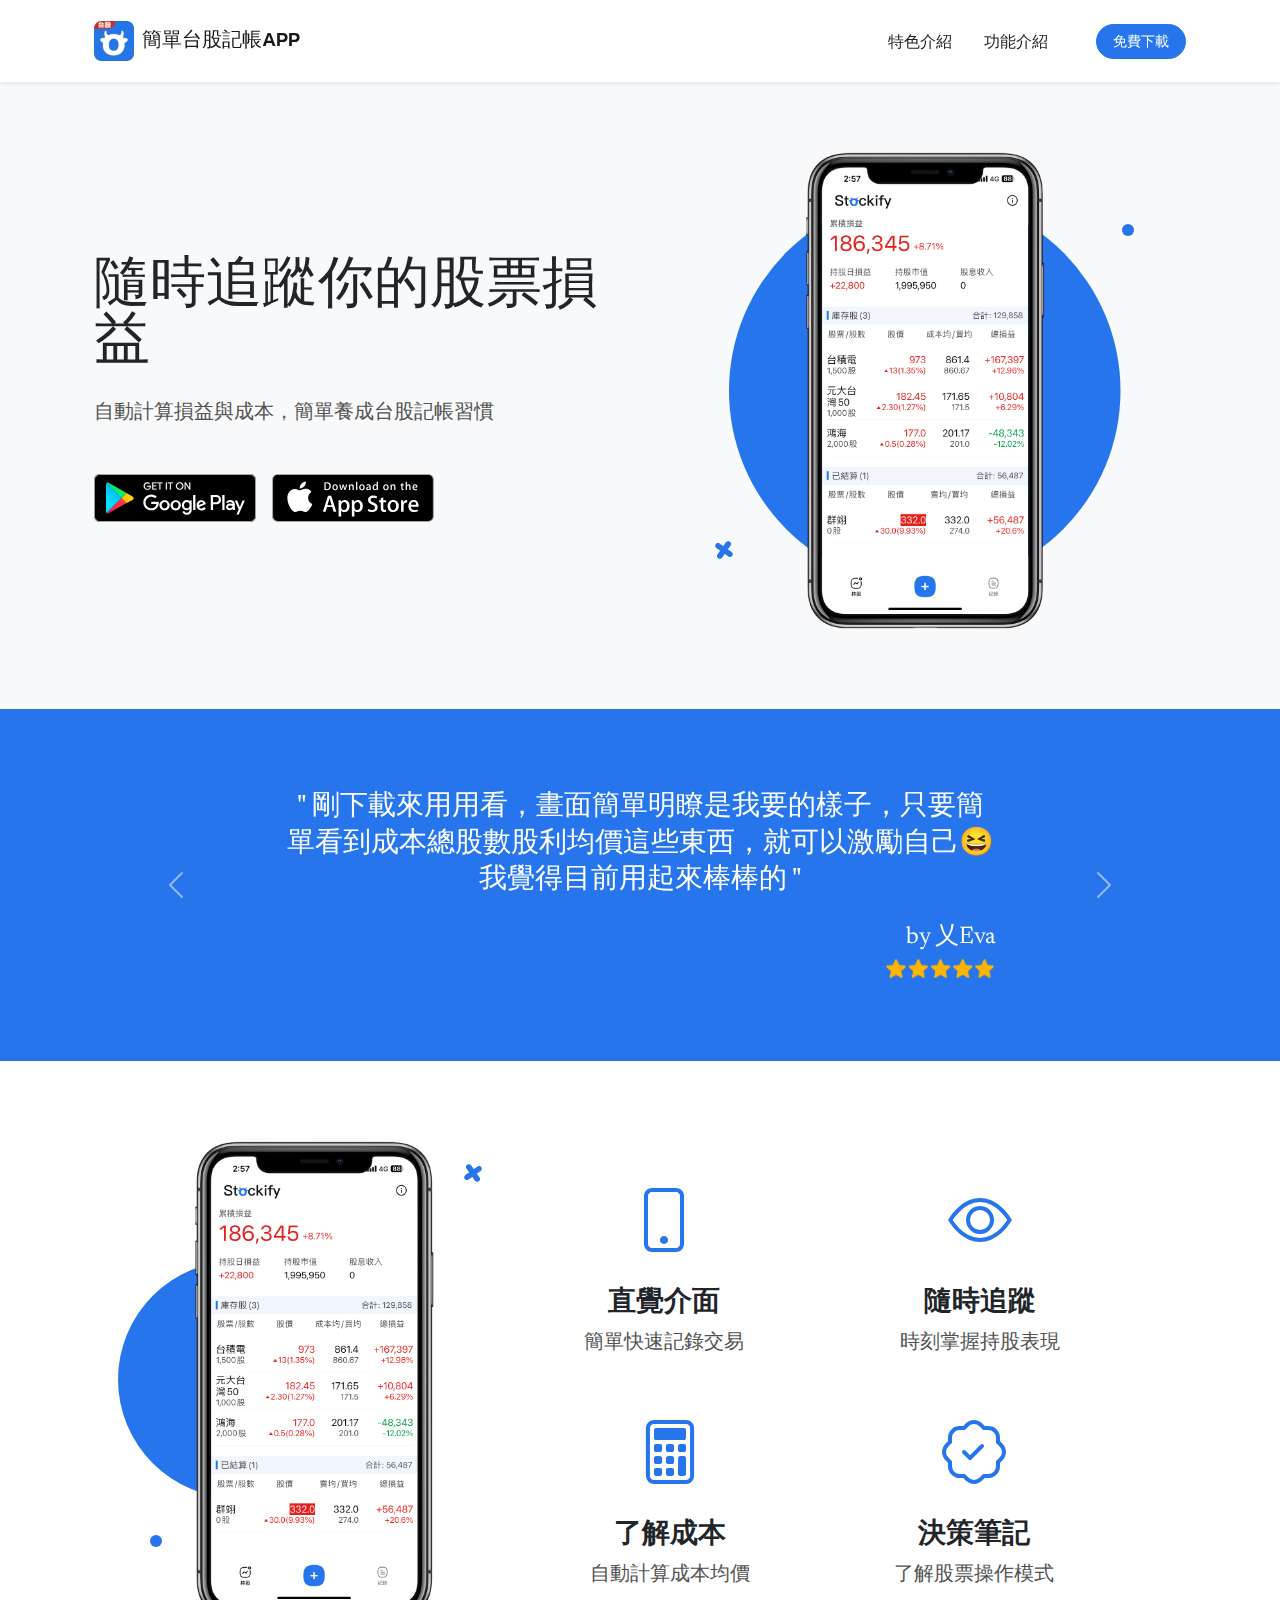
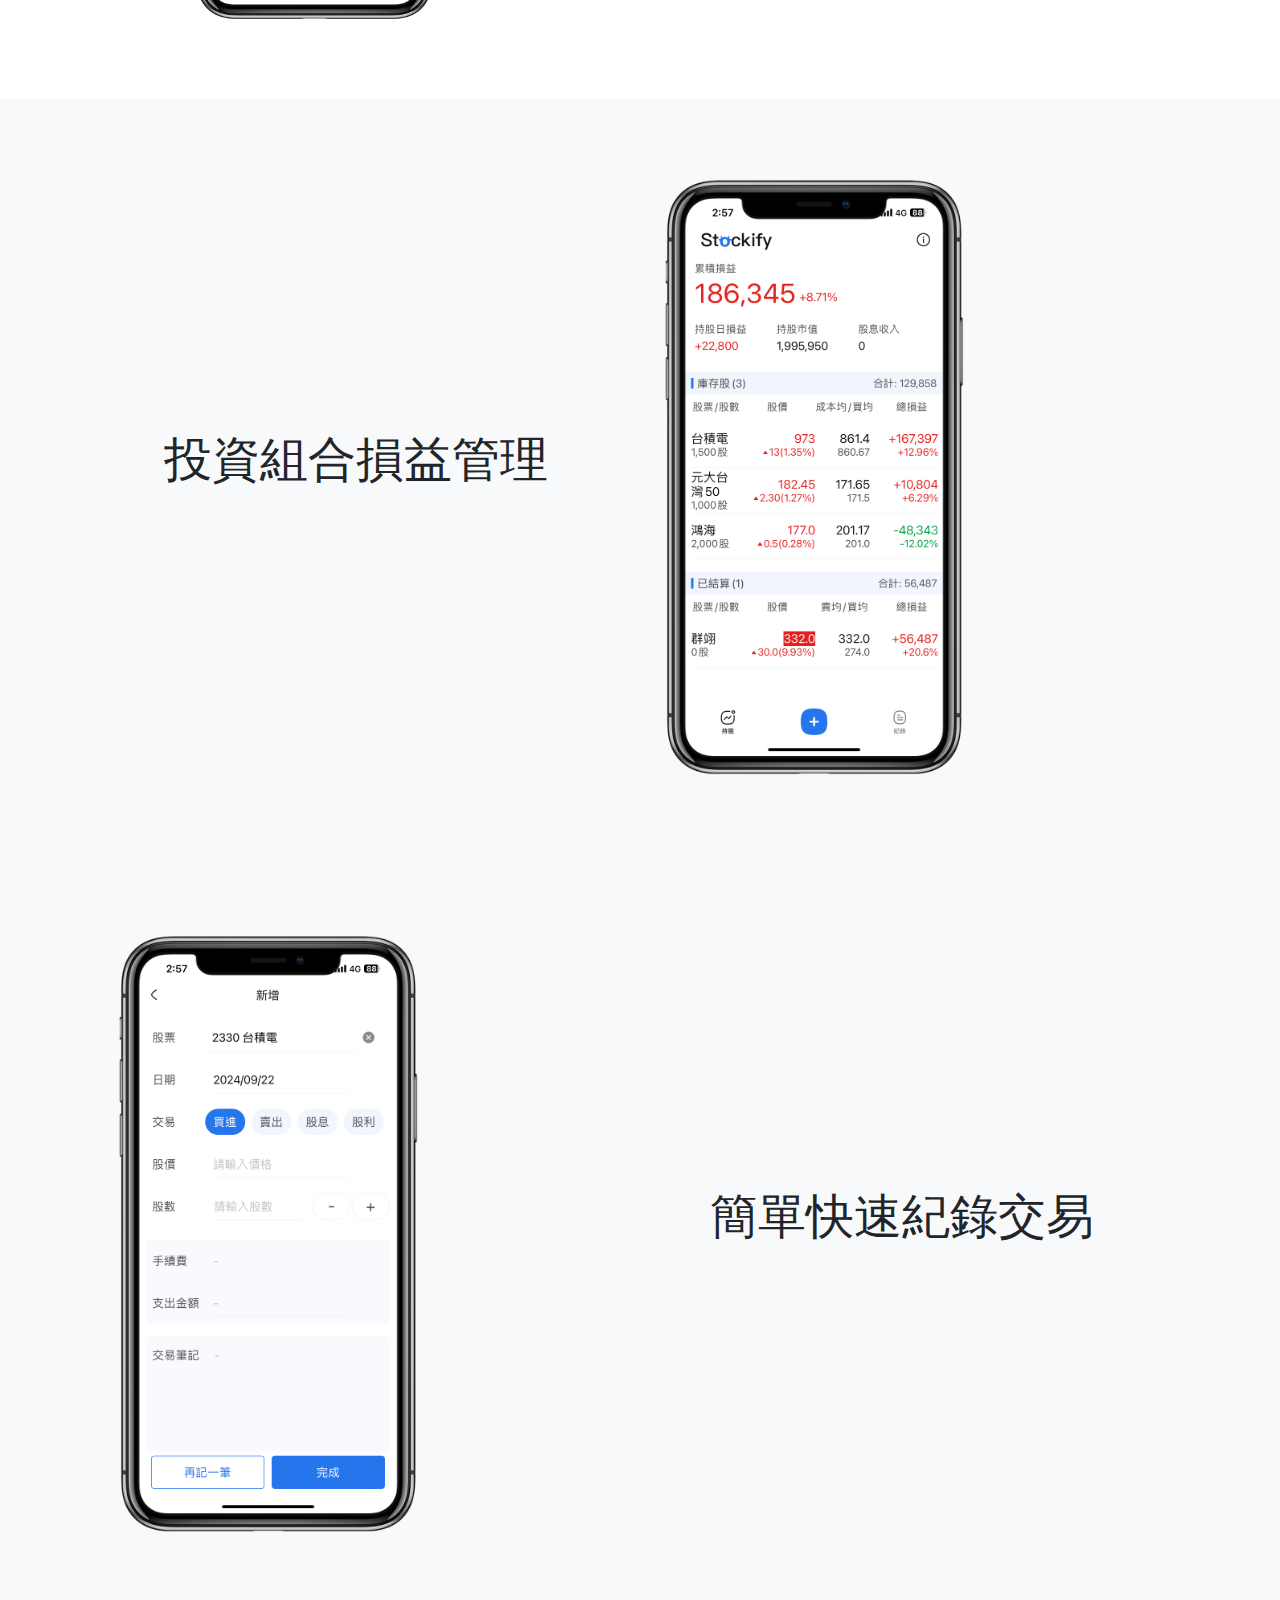
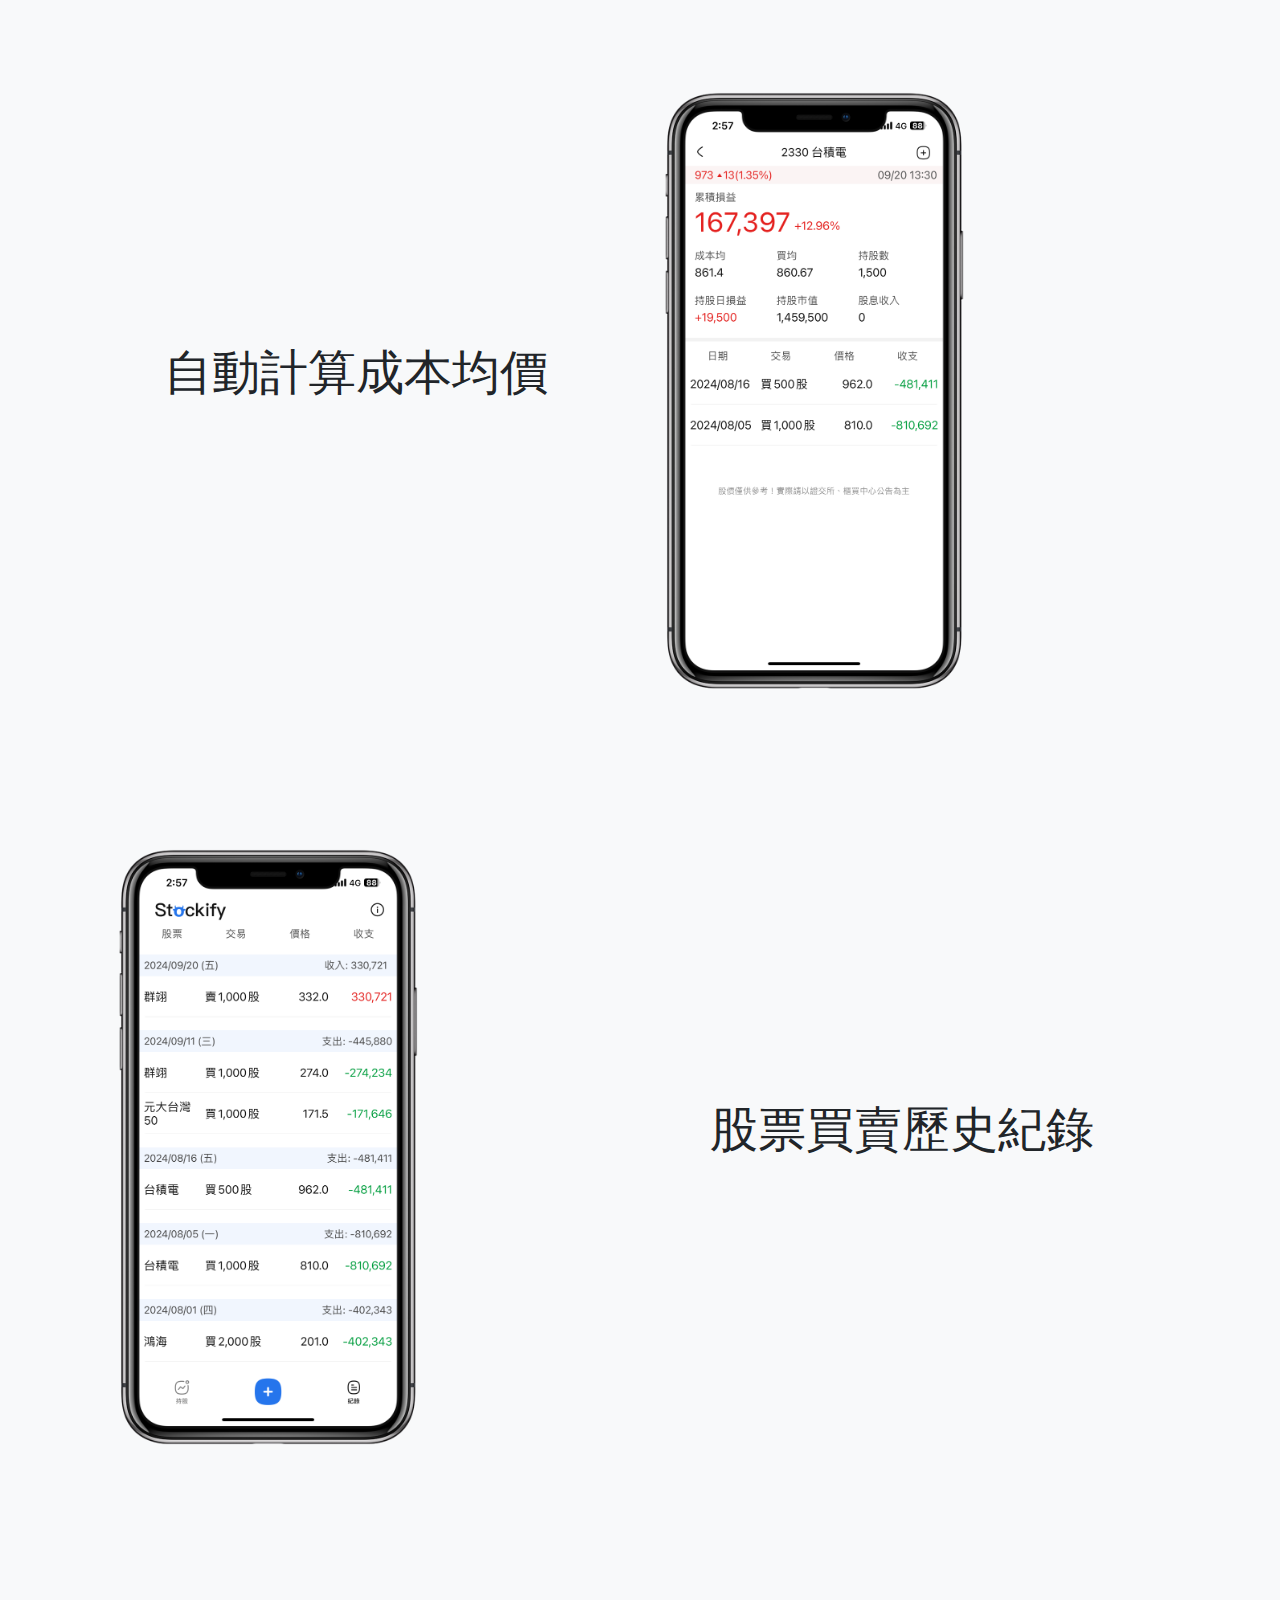
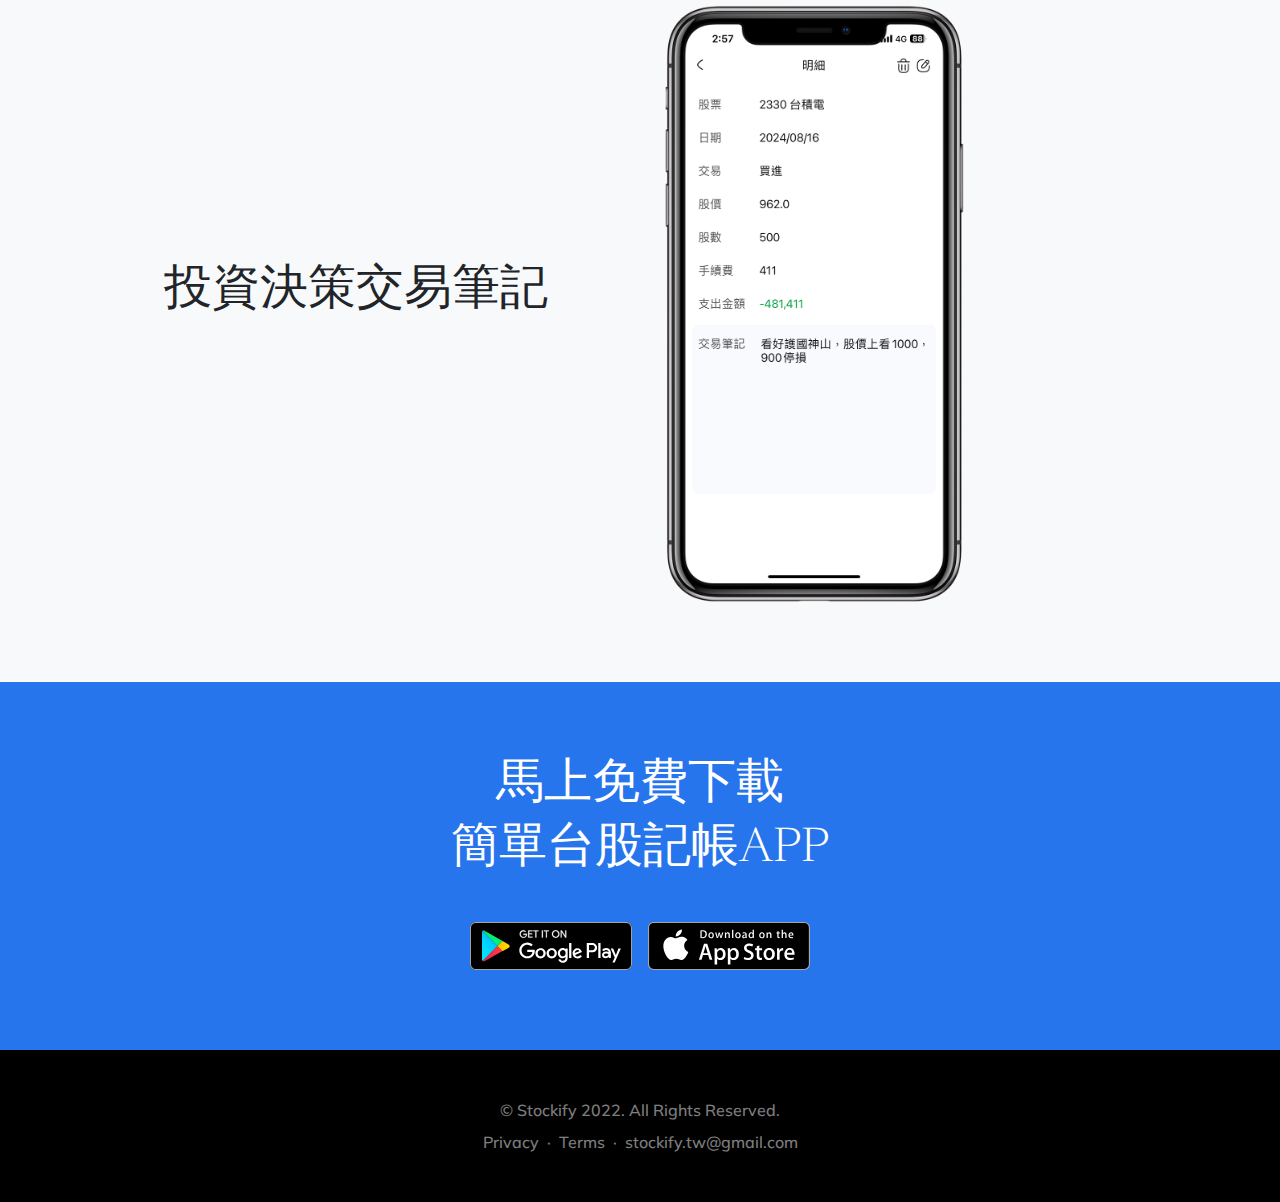
<file: index.html>
<!DOCTYPE html>
<html lang="en">

    <head>
        <meta charset="utf-8" />
        <meta name="viewport" content="width=device-width, initial-scale=1, shrink-to-fit=no" />
        <meta name="description" content="股票 存股 記帳，隨時追蹤你的股票損益" />
        <meta name="author" content="stockify" />
        <link rel="icon" type="image/png" href="assets/favicon.png" />
        <title>簡單台股記帳APP-隨時追蹤你的股票損益</title>

        
        <!-- Bootstrap icons-->
        <link href="https://cdn.jsdelivr.net/npm/bootstrap-icons@1.5.0/font/bootstrap-icons.css" rel="stylesheet" />

        <!-- Google fonts-->
        <link rel="preconnect" href="https://fonts.gstatic.com" />
        <link href="https://fonts.googleapis.com/css2?family=Newsreader:ital,wght@0,600;1,600&amp;display=swap" rel="stylesheet" />
        <link href="https://fonts.googleapis.com/css2?family=Mulish:ital,wght@0,300;0,500;0,600;0,700;1,300;1,500;1,600;1,700&amp;display=swap" rel="stylesheet" />
        <link href="https://fonts.googleapis.com/css2?family=Kanit:ital,wght@0,400;1,400&amp;display=swap" rel="stylesheet" />
        <!-- Core theme CSS (includes Bootstrap)-->
        <link href="css/styles.css" rel="stylesheet" />
    </head>



    <body id="page-top">
        <!-- Navigation-->
        <nav class="navbar navbar-expand-lg navbar-light fixed-top shadow-sm" id="mainNav">
            <div class="container px-4">

                <a class="navbar-brand fw-normal" href="#page-top">
                <img src="assets/favicon.png" alt="App Logo" style="height: 40px; margin-right: 8px;">簡單台股記帳APP</a>
                <button class="navbar-toggler" type="button" data-bs-toggle="collapse" data-bs-target="#navbarResponsive" aria-controls="navbarResponsive" aria-expanded="false" aria-label="Toggle navigation">
                    Menu
                    <i class="bi-list"></i>
                </button>
                <div class="collapse navbar-collapse" id="navbarResponsive">
                    <ul class="navbar-nav ms-auto me-4 my-3 my-lg-0">
                        <li class="nav-item"><a class="nav-link me-lg-3" href="#features">特色介紹</a></li>
                        <li class="nav-item"><a class="nav-link me-lg-3" href="#functions">功能介紹</a></li>
                    </ul>


                    <a href="https://supr.link/36pIi" class="btn btn-primary rounded-pill px-3 mb-2 mb-lg-0">
                        <span class="d-flex align-items-center">
                            <span class="small">免費下載</span>
                        </span>
                    </a>
                </div>
            </div>
        </nav>


        <!-- Mashead header-->
        <header class="masthead">
            <div class="container px-4">
                <div class="row gx-5 align-items-center">
                    <div class="col-lg-6">

                        <!-- Mashead text and app badges-->
                        <div class="mb-5 mb-lg-0 text-center text-lg-start">
                            <h1 class="display-4 lh-1 mb-4 fw-normal">隨時追蹤你的股票損益</h1>
                            <p class="lead fw-normal text-muted mb-5">自動計算損益與成本，簡單養成台股記帳習慣</p>
                            <div class="d-flex flex-column flex-lg-row align-items-center">
                                <a class="me-lg-3 mb-4 mb-lg-0" href="https://play.google.com/store/apps/details?id=com.bigmiracle.stockify"><img class="app-badge" src="assets/img/google-play-badge.svg" alt="..." /></a>
                                <a href="https://apps.apple.com/tw/app/id6466444279"><img class="app-badge" src="assets/img/app-store-badge.svg" alt="..." /></a> 
                        
                            </div>
                        </div>


                    </div>
                    <div class="col-lg-6">
                        <!-- Masthead device mockup feature-->


                        
                        <div class="masthead-device-mockup">
                            <svg class="circle" viewBox="0 0 100 100" xmlns="http://www.w3.org/2000/svg">
                                <circle cx="50" cy="50" r="50" fill="var(--bs-blue)"></circle></svg
                            ><svg class="shape-1 d-none d-sm-block" viewBox="0 0 240.83 240.83" xmlns="http://www.w3.org/2000/svg">
                                <rect x="-32.54" y="78.39" width="305.92" height="84.05" rx="42.03" transform="translate(120.42 -49.88) rotate(45)"></rect>
                                <rect x="-32.54" y="78.39" width="305.92" height="84.05" rx="42.03" transform="translate(-49.88 120.42) rotate(-45)"></rect></svg
                            ><svg class="shape-2 d-none d-sm-block" viewBox="0 0 100 100" xmlns="http://www.w3.org/2000/svg"><circle cx="50" cy="50" r="50"></circle></svg>


                            <div class="device-wrapper">
                                <div class="device" data-device="iPhoneX" data-orientation="portrait" data-color="black">
                                    <div class="screen bg-black">

                                        <img src="assets/img/demo-screen.png" alt="Demo Screen" style="max-width: 100%; height: 100%;" />
                                    </div>
                                </div>
                            </div>
                        </div>
                    </div>
                </div>
            </div>
        </header>


        <!-- Quote/testimonial carousel -->
        <aside class="text-center bg-blue">
            <div class="container px-4">
                <div id="testimonialCarousel" class="carousel slide" data-bs-ride="carousel">

                    <!-- Carousel items -->
                    <div class="carousel-inner">


                        <!-- First testimonial -->
                        <div class="carousel-item active">
                            <div class="row gx-5 justify-content-center">
                                <div class="col-xl-8">
                                    <div class="h2 fs-3 text-white mb-4" style="font-weight: normal; line-height: 1.3;">
                                        " 剛下載來用用看，畫面簡單明瞭是我要的樣子，只要簡單看到成本總股數股利均價這些東西，就可以激勵自己😆我覺得目前用起來棒棒的 "
                                    </div>
                                    <div class="text-end">
                                        <div class="h2 fs-4 text-white mb-1" style="font-weight: normal;">
                                            by 乂Eva
                                        </div>
                                        <img src="assets/img/stars.png" alt="5 stars" style="height: 1.5rem;" />
                                    </div>
                                </div>
                            </div>
                        </div>



                        <!-- Second testimonial -->
                        <div class="carousel-item">
                            <div class="row gx-5 justify-content-center">
                                <div class="col-xl-8">
                                    <div class="h2 fs-3 text-white mb-4" style="font-weight: normal; line-height: 1.3;">
                                        " 簡單方便好用，之前免費無廣告的用了好一段時間，吝嗇的我也忍不住付費支持。請繼續保持，感謝你們的程式！股票記帳輕鬆很多！ "
                                    </div>
                                    <div class="text-end">
                                        <div class="h2 fs-4 text-white mb-1" style="font-weight: normal;">
                                            by Wan-ting Huang
                                        </div>
                                        <img src="assets/img/stars.png" alt="5 stars" style="height: 1.5rem;" />
                                    </div>
                                </div>
                            </div>
                        </div>

                        <!-- Third testimonial -->
                        <div class="carousel-item">
                            <div class="row gx-5 justify-content-center">
                                <div class="col-xl-8">
                                    <div class="h2 fs-3 text-white mb-4" style="font-weight: normal; line-height: 1.3;">
                                        " 簡單明瞭不複雜，本來以為銀行的app就可以了，結果遇到除息還要自己手算，看大家都在推這個就跟著下載，用起來果然很方便 "
                                    </div>
                                    <div class="text-end">
                                        <div class="h2 fs-4 text-white mb-1" style="font-weight: normal;">
                                            by 19820612Ru
                                        </div>
                                        <img src="assets/img/stars.png" alt="5 stars" style="height: 1.5rem;" />
                                    </div>
                                </div>
                            </div>
                        </div>

                        <!-- Forth testimonial -->
                        <div class="carousel-item">
                            <div class="row gx-5 justify-content-center">
                                <div class="col-xl-8">
                                    <div class="h2 fs-3 text-white mb-4" style="font-weight: normal; line-height: 1.3;">
                                        " 很棒，資訊一目瞭然，操作簡易便利，是一款管理自有股票的好用軟體，重點是開發者非常佛心的免費提供使用，真的是萬分感謝！ "
                                    </div>
                                    <div class="text-end">
                                        <div class="h2 fs-4 text-white mb-1" style="font-weight: normal;">
                                            by Kevin Kao
                                        </div>
                                        <img src="assets/img/stars.png" alt="5 stars" style="height: 1.5rem;" />
                                    </div>
                                </div>
                            </div>
                        </div>

                        <!-- Fifth testimonial -->
                        <div class="carousel-item">
                            <div class="row gx-5 justify-content-center">
                                <div class="col-xl-8">
                                    <div class="h2 fs-3 text-white mb-4" style="font-weight: normal; line-height: 1.3;">
                                        " 補足了券商APP失落的那一塊功能～ 操作時遭遇到問題，請教開發者， 出乎意料的獲得超級即時的回覆， 很不敢相信這竟然目前連廣告都沒有的免費APP～
 "
                                    </div>
                                    <div class="text-end">
                                        <div class="h2 fs-4 text-white mb-1" style="font-weight: normal;">
                                            by Li-An Xie
                                        </div>
                                        <img src="assets/img/stars.png" alt="5 stars" style="height: 1.5rem;" />
                                    </div>
                                </div>
                            </div>
                        </div>




                    <!-- Carousel controls -->
                    <a class="carousel-control-prev" href="#testimonialCarousel" role="button" data-bs-slide="prev">
                        <span class="carousel-control-prev-icon" aria-hidden="true"></span>
                        <span class="visually-hidden">Previous</span>
                    </a>
                    <a class="carousel-control-next" href="#testimonialCarousel" role="button" data-bs-slide="next">
                        <span class="carousel-control-next-icon" aria-hidden="true"></span>
                        <span class="visually-hidden">Next</span>
                    </a>
                </div>
            </div>
        </aside>











        <!-- App features section-->
        <section id="features">
            <div class="container px-5">
                <div class="row gx-5 align-items-center">
                    <div class="col-lg-8 order-lg-1 mb-5 mb-lg-0">
                        <div class="container-fluid px-5">
                            <div class="row gx-5">
                                <div class="col-md-6 mb-5">

                                    <!-- Feature item-->
                                    <div class="text-center">
                                        <i class="bi-phone icon-feature text-gradient d-block mb-3"></i>
                                        <h3 class="font-alt">直覺介面</h3>

                                        <p class="lead fw-normal text-muted mb-5 mb-lg-0">簡單快速記錄交易</p>
                                    </div>
                                </div>
                                <div class="col-md-6 mb-5">
                                    

                                    <!-- Feature item-->
                                    <div class="text-center">
                                        <i class="bi-eye icon-feature text-gradient d-block mb-3"></i>
                                        <h3 class="font-alt">隨時追蹤</h3>
                                        <p class="lead fw-normal text-muted mb-5 mb-lg-0">時刻掌握持股表現</p>
                                    </div>
                                </div>
                            </div>
                            <div class="row">
                                <div class="col-md-6 mb-5 mb-md-0">
                                    

                                    <!-- Feature item-->
                                    <div class="text-center">
                                        <i class="bi-calculator icon-feature text-gradient d-block mb-3"></i>
                                        <h3 class="font-alt">了解成本</h3>
                                        <p class="lead fw-normal text-muted mb-5 mb-lg-0">自動計算成本均價</p>
                                    </div>
                                </div>
                                <div class="col-md-6">

                                    <!-- Feature item-->
                                    <div class="text-center">
                                        <i class="bi-patch-check icon-feature text-gradient d-block mb-3"></i>
                                        <h3 class="font-alt">決策筆記</h3>
                                        <p class="lead fw-normal text-muted mb-5 mb-lg-0">了解股票操作模式</p>
                                    </div>
                                </div>
                            </div>
                        </div>
                    </div>
                    <div class="col-lg-4 order-lg-0">




                        <!-- Features section device mockup-->
                        <div class="features-device-mockup">
                            <svg class="circle" viewBox="0 0 100 100" xmlns="http://www.w3.org/2000/svg">
    
                                <circle cx="50" cy="50" r="50" fill="var(--bs-blue)"></circle></svg
                            ><svg class="shape-1 d-none d-sm-block" viewBox="0 0 240.83 240.83" xmlns="http://www.w3.org/2000/svg">
                                <rect x="-32.54" y="78.39" width="305.92" height="84.05" rx="42.03" transform="translate(120.42 -49.88) rotate(45)"></rect>
                                <rect x="-32.54" y="78.39" width="305.92" height="84.05" rx="42.03" transform="translate(-49.88 120.42) rotate(-45)"></rect></svg
                            ><svg class="shape-2 d-none d-sm-block" viewBox="0 0 100 100" xmlns="http://www.w3.org/2000/svg"><circle cx="50" cy="50" r="50"></circle></svg>
                            <div class="device-wrapper">
                                <div class="device" data-device="iPhoneX" data-orientation="portrait" data-color="black">
                                    <div class="screen bg-black">
                              
                                        <img src="assets/img/demo-screen.png" alt="Demo Screen" style="max-width: 100%; height: 100%;" />
                                    </div>
                                </div>
                            </div>
                        </div>
                    </div>
                </div>
            </div>
        </section>




        <!-- Basic features section1-->
        <section class="bg-light"  id="functions">
            <div class="container px-5">
                <div class="row gx-5 align-items-center justify-content-center justify-content-lg-between">



                    <div class="col-12 col-lg-5 order-lg-2 order-1 text-center text-lg-start d-flex flex-column align-items-center align-items-lg-start mx-lg-auto mb-4 mb-lg-0">
                        <h2 class="display-5 lh-1 mb-4">投資組合損益管理</h2>
                    </div>


                    <div class="col-sm-8 col-md-6 order-lg-2 order-2">
                        <div class="px-5 px-sm-0">

                            <div class="device-wrapper">
                                <div class="device" data-device="iPhoneX" data-orientation="portrait" data-color="black">
                                    <div class="screen bg-black">
                                        <!-- Demo screen content -->
                                        <img src="assets/img/demo-screen.png" alt="Demo Screen" style="max-width: 100%; height: 100%;" />
                                    </div>
                                </div>
                            </div>
                        </div>
                    </div>
                </div>
            </div>
        </section>





        <!-- Basic features section2-->
        <section class="bg-light">
            <div class="container px-5">
                <div class="row gx-5 align-items-center justify-content-center justify-content-lg-between">

                

                    <div class="col-12 col-lg-5 order-lg-2 order-1 text-center text-lg-start d-flex flex-column align-items-center align-items-lg-start mx-lg-auto mb-4 mb-lg-0">
                        <h2 class="display-5 lh-1 mb-4">簡單快速紀錄交易</h2>
                    </div>




                    <div class="col-sm-8 col-md-6 order-lg-1 order-2">


                        <div class="px-5 px-sm-0">

                            <div class="device-wrapper">
                                <div class="device" data-device="iPhoneX" data-orientation="portrait" data-color="black">
                                    <div class="screen bg-black">
                                        <!-- Demo screen content -->
                                        <img src="assets/img/demo-screen2.png" alt="Demo Screen" style="max-width: 100%; height: 100%;" />
                                    </div>
                                </div>
                            </div>
                        </div>
                    </div>

                </div>
            </div>
        </section>



        <!-- Basic features section3-->
        <section class="bg-light ">
            <div class="container px-5">
                <div class="row gx-5 align-items-center justify-content-center justify-content-lg-between">



                    <div class="col-12 col-lg-5 order-lg-2 order-1 text-center text-lg-start d-flex flex-column align-items-center align-items-lg-start mx-lg-auto mb-4 mb-lg-0">
                        <h2 class="display-5 lh-1 mb-4">自動計算成本均價</h2>
                    </div>


                    <div class="col-sm-8 col-md-6 order-lg-2 order-2">
                        <div class="px-5 px-sm-0">

                            <div class="device-wrapper">
                                <div class="device" data-device="iPhoneX" data-orientation="portrait" data-color="black">
                                    <div class="screen bg-black">
                                        <!-- Demo screen content -->
                                        <img src="assets/img/demo-screen3.png" alt="Demo Screen" style="max-width: 100%; height: 100%;" />
                                    </div>
                                </div>
                            </div>
                        </div>
                    </div>
                </div>
            </div>
        </section>





        <!-- Basic features section4-->
        <section class="bg-light">
            <div class="container px-5">
                <div class="row gx-5 align-items-center justify-content-center justify-content-lg-between">

                

                    <div class="col-12 col-lg-5 order-lg-2 order-1 text-center text-lg-start d-flex flex-column align-items-center align-items-lg-start mx-lg-auto mb-4 mb-lg-0">
                        <h2 class="display-5 lh-1 mb-4">股票買賣歷史紀錄</h2>
                    </div>

                    <div class="col-sm-8 col-md-6 order-lg-1 order-2">
                        <div class="px-5 px-sm-0">

                            <div class="device-wrapper">
                                <div class="device" data-device="iPhoneX" data-orientation="portrait" data-color="black">
                                    <div class="screen bg-black">
                                        <!-- Demo screen content -->
                                        <img src="assets/img/demo-screen4.png" alt="Demo Screen" style="max-width: 100%; height: 100%;" />
                                    </div>
                                </div>
                            </div>
                        </div>
                    </div>

                </div>
            </div>
        </section>



        <!-- Basic features section5-->
        <section class="bg-light">
            <div class="container px-5">
                <div class="row gx-5 align-items-center justify-content-center justify-content-lg-between">



                    <div class="col-12 col-lg-5 order-lg-2 order-1 text-center text-lg-start d-flex flex-column align-items-center align-items-lg-start mx-lg-auto mb-4 mb-lg-0">
                        <h2 class="display-5 lh-1 mb-4">投資決策交易筆記</h2>
                    </div>


                    <div class="col-sm-8 col-md-6 order-lg-2 order-2">
                        <div class="px-5 px-sm-0">

                            <div class="device-wrapper">
                                <div class="device" data-device="iPhoneX" data-orientation="portrait" data-color="black">
                                    <div class="screen bg-black">
                                        <!-- Demo screen content -->
                                        <img src="assets/img/demo-screen5.png" alt="Demo Screen" style="max-width: 100%; height: 100%;" />
                                    </div>
                                </div>
                            </div>
                        </div>
                    </div>
                </div>
            </div>
        </section>




        <!-- App badge section-->
        <section class="bg-blue">
            <div class="container px-5">

                <h2 class="text-white display-5 lh-1 mb-3 text-center ">馬上免費下載</h2>


                <h2 class="text-white display-5 lh-1 mb-5 text-center ">簡單台股記帳APP</h2>

                <div class="d-flex flex-column flex-lg-row align-items-center justify-content-center">
                    <a class="me-lg-3 mb-4 mb-lg-0" href="https://play.google.com/store/apps/details?id=com.bigmiracle.stockify"><img class="app-badge" src="assets/img/google-play-badge.svg" alt="..." /></a>
                    <a href="https://apps.apple.com/tw/app/id6466444279"><img class="app-badge" src="assets/img/app-store-badge.svg" alt="..." /></a> 
                </div>
            </div>
        </section>




        <!-- Footer-->
        <footer class="bg-black text-center py-5">
            <div class="container px-5">
                <div class="text-white-50">
                    <div class="mb-2">&copy; Stockify 2022. All Rights Reserved.</div>
                    
                    <a href="privacy/index.html">Privacy</a>
                    <span class="mx-1">&middot;</span>
                    <a href="terms/index.html">Terms</a>
                    <span class="mx-1">&middot;</span>
                    <a href="mailto:stockify.tw@gmail.com">stockify.tw@gmail.com</a>
                </div>
            </div>
        </footer>


        <!-- Bootstrap core JS-->
        <script src="https://cdn.jsdelivr.net/npm/bootstrap@5.2.3/dist/js/bootstrap.bundle.min.js"></script>
        <!-- Core theme JS-->
        <script src="js/scripts.js"></script>
    </body>
</html>
</file>
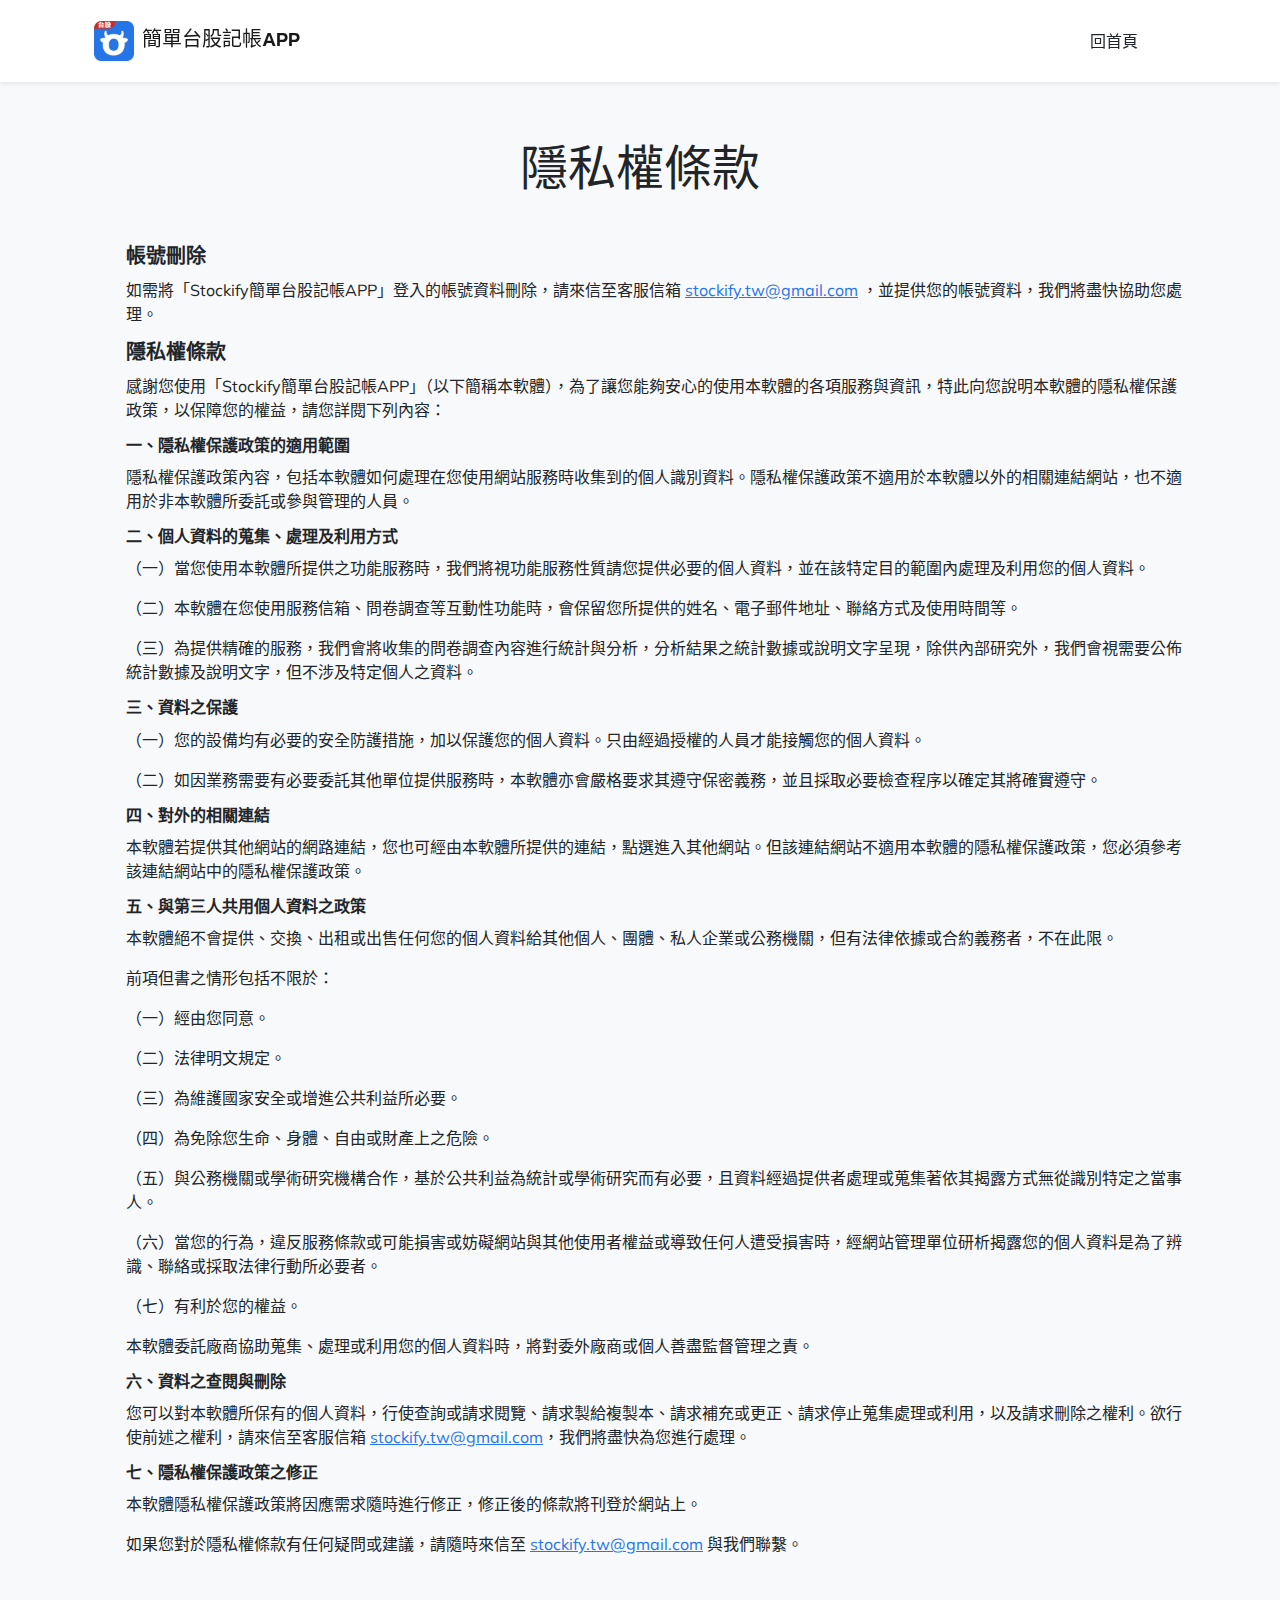
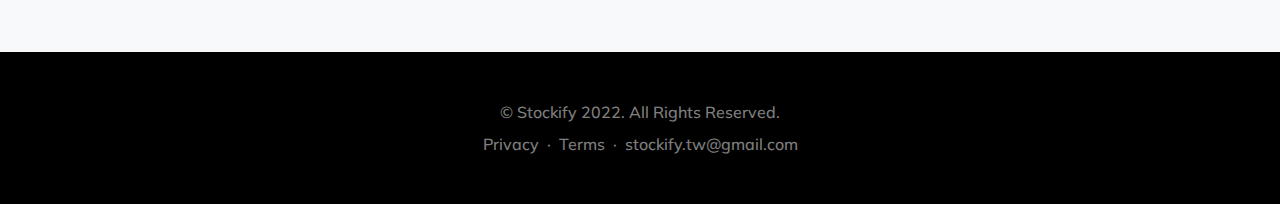
<file: privacy/index.html>
<!DOCTYPE html>
<html lang="zh-TW">
    <head>
        <meta charset="utf-8" />
        <meta name="viewport" content="width=device-width, initial-scale=1, shrink-to-fit=no" />
        <meta name="description" content="股票 存股 記帳，隨時追蹤你的股票損益" />
        <meta name="author" content="stockify" />
        <link rel="icon" type="image/png" href="../assets/favicon.png" />
        <title>簡單台股記帳APP-隨時追蹤你的股票損益</title>

        
        <!-- Bootstrap icons-->
        <link href="https://cdn.jsdelivr.net/npm/bootstrap-icons@1.5.0/font/bootstrap-icons.css" rel="stylesheet" />

        <!-- Google fonts-->
        <link rel="preconnect" href="https://fonts.gstatic.com" />
        <link href="https://fonts.googleapis.com/css2?family=Newsreader:ital,wght@0,600;1,600&amp;display=swap" rel="stylesheet" />
        <link href="https://fonts.googleapis.com/css2?family=Mulish:ital,wght@0,300;0,500;0,600;0,700;1,300;1,500;1,600;1,700&amp;display=swap" rel="stylesheet" />
        <link href="https://fonts.googleapis.com/css2?family=Kanit:ital,wght@0,400;1,400&amp;display=swap" rel="stylesheet" />
        <!-- Core theme CSS (includes Bootstrap)-->
        <link href="../css/styles.css" rel="stylesheet" />
    </head>

    <body id="page-top">
        <!-- Navigation-->
        <nav class="navbar navbar-expand-lg navbar-light fixed-top shadow-sm" id="mainNav">
            <div class="container px-4">

                <a class="navbar-brand fw-normal" href="../index.html">
                <img src="../assets/favicon.png" alt="App Logo" style="height: 40px; margin-right: 8px;">簡單台股記帳APP</a>

                <div id="navbarResponsive">
                    <ul class="navbar-nav ms-auto me-4 my-3 my-lg-0">
                        <li class="nav-item"><a class="nav-link me-lg-3" href="../index.html">回首頁</a></li>
                    </ul>
                </div>
            </div>
        </nav>



        <!-- Privacy Policy Section -->
        <section class="bg-light" style="padding-top: 150px;">
            <div class="container px-4">
                <div class="row gx-5 align-items-center justify-content-center">
                    <div class="col-12 text-center mb-4">
                        <h2 class="display-5 lh-1 mb-4">隱私權條款</h2>
                    </div>
                    <div class="col-12">
                        <ul class="text-start">
                            <h5>帳號刪除</h5>
                            <p>如需將「Stockify簡單台股記帳APP」登入的帳號資料刪除，請來信至客服信箱 <a href="mailto:stockify.tw@gmail.com">stockify.tw@gmail.com</a> ，並提供您的帳號資料，我們將盡快協助您處理。</p>


                            <h5>隱私權條款</h5>
                            <p>感謝您使用「Stockify簡單台股記帳APP」（以下簡稱本軟體），為了讓您能夠安心的使用本軟體的各項服務與資訊，特此向您說明本軟體的隱私權保護政策，以保障您的權益，請您詳閱下列內容：</p>
                            <h6>一、隱私權保護政策的適用範圍</h6>
                            <p>   隱私權保護政策內容，包括本軟體如何處理在您使用網站服務時收集到的個人識別資料。隱私權保護政策不適用於本軟體以外的相關連結網站，也不適用於非本軟體所委託或參與管理的人員。</p>
                            <h6>二、個人資料的蒐集、處理及利用方式</h6>
                            <p>   （一）當您使用本軟體所提供之功能服務時，我們將視功能服務性質請您提供必要的個人資料，並在該特定目的範圍內處理及利用您的個人資料。</p>
                            <p>   （二）本軟體在您使用服務信箱、問卷調查等互動性功能時，會保留您所提供的姓名、電子郵件地址、聯絡方式及使用時間等。</p>
                            <p>   （三）為提供精確的服務，我們會將收集的問卷調查內容進行統計與分析，分析結果之統計數據或說明文字呈現，除供內部研究外，我們會視需要公佈統計數據及說明文字，但不涉及特定個人之資料。</p>
                            <h6>三、資料之保護</h6>
                            <p>   （一）您的設備均有必要的安全防護措施，加以保護您的個人資料。只由經過授權的人員才能接觸您的個人資料。</p>
                            <p>   （二）如因業務需要有必要委託其他單位提供服務時，本軟體亦會嚴格要求其遵守保密義務，並且採取必要檢查程序以確定其將確實遵守。</p>
                            <h6>四、對外的相關連結</h6>
                            <p>   本軟體若提供其他網站的網路連結，您也可經由本軟體所提供的連結，點選進入其他網站。但該連結網站不適用本軟體的隱私權保護政策，您必須參考該連結網站中的隱私權保護政策。</p>
                            <h6>五、與第三人共用個人資料之政策</h6>
                            <p>   本軟體絕不會提供、交換、出租或出售任何您的個人資料給其他個人、團體、私人企業或公務機關，但有法律依據或合約義務者，不在此限。</p>
                            <p>   前項但書之情形包括不限於：</p>
                            <p>   （一）經由您同意。</p>
                            <p>   （二）法律明文規定。</p>
                            <p>   （三）為維護國家安全或增進公共利益所必要。</p>
                            <p>   （四）為免除您生命、身體、自由或財產上之危險。</p>
                            <p>   （五）與公務機關或學術研究機構合作，基於公共利益為統計或學術研究而有必要，且資料經過提供者處理或蒐集著依其揭露方式無從識別特定之當事人。</p>
                            <p>   （六）當您的行為，違反服務條款或可能損害或妨礙網站與其他使用者權益或導致任何人遭受損害時，經網站管理單位研析揭露您的個人資料是為了辨識、聯絡或採取法律行動所必要者。</p>
                            <p>   （七）有利於您的權益。</p>
                            <p>   本軟體委託廠商協助蒐集、處理或利用您的個人資料時，將對委外廠商或個人善盡監督管理之責。</p>
                            <h6>六、資料之查閱與刪除</h6>
                            <p>   您可以對本軟體所保有的個人資料，行使查詢或請求閱覽、請求製給複製本、請求補充或更正、請求停止蒐集處理或利用，以及請求刪除之權利。欲行使前述之權利，請來信至客服信箱 <a href="mailto:stockify.tw@gmail.com">stockify.tw@gmail.com</a>，我們將盡快為您進行處理。</p>
                            <h6>七、隱私權保護政策之修正</h6>
                            <p>   本軟體隱私權保護政策將因應需求隨時進行修正，修正後的條款將刊登於網站上。</p>

                            <p>如果您對於隱私權條款有任何疑問或建議，請隨時來信至 <a href="mailto:stockify.tw@gmail.com">stockify.tw@gmail.com</a> 與我們聯繫。</p>


                        </ul>
                    </div>
                </div>
            </div>
        </section>





        <!-- Footer-->
        <footer class="bg-black text-center py-5">
            <div class="container px-5">
                <div class="text-white-50">
                    <div class="mb-2">&copy; Stockify 2022. All Rights Reserved.</div>
                    
                    <a href="../privacy/index.html">Privacy</a>
                    <span class="mx-1">&middot;</span>
                    <a href="../terms/index.html">Terms</a>
                    <span class="mx-1">&middot;</span>
                    <a href="mailto:stockify.tw@gmail.com">stockify.tw@gmail.com</a>
                </div>
            </div>
        </footer>


        <!-- Bootstrap core JS-->
        <script src="https://cdn.jsdelivr.net/npm/bootstrap@5.2.3/dist/js/bootstrap.bundle.min.js"></script>
        <!-- Core theme JS-->
        <script src="../js/scripts.js"></script>


    </body>
</html>
</file>
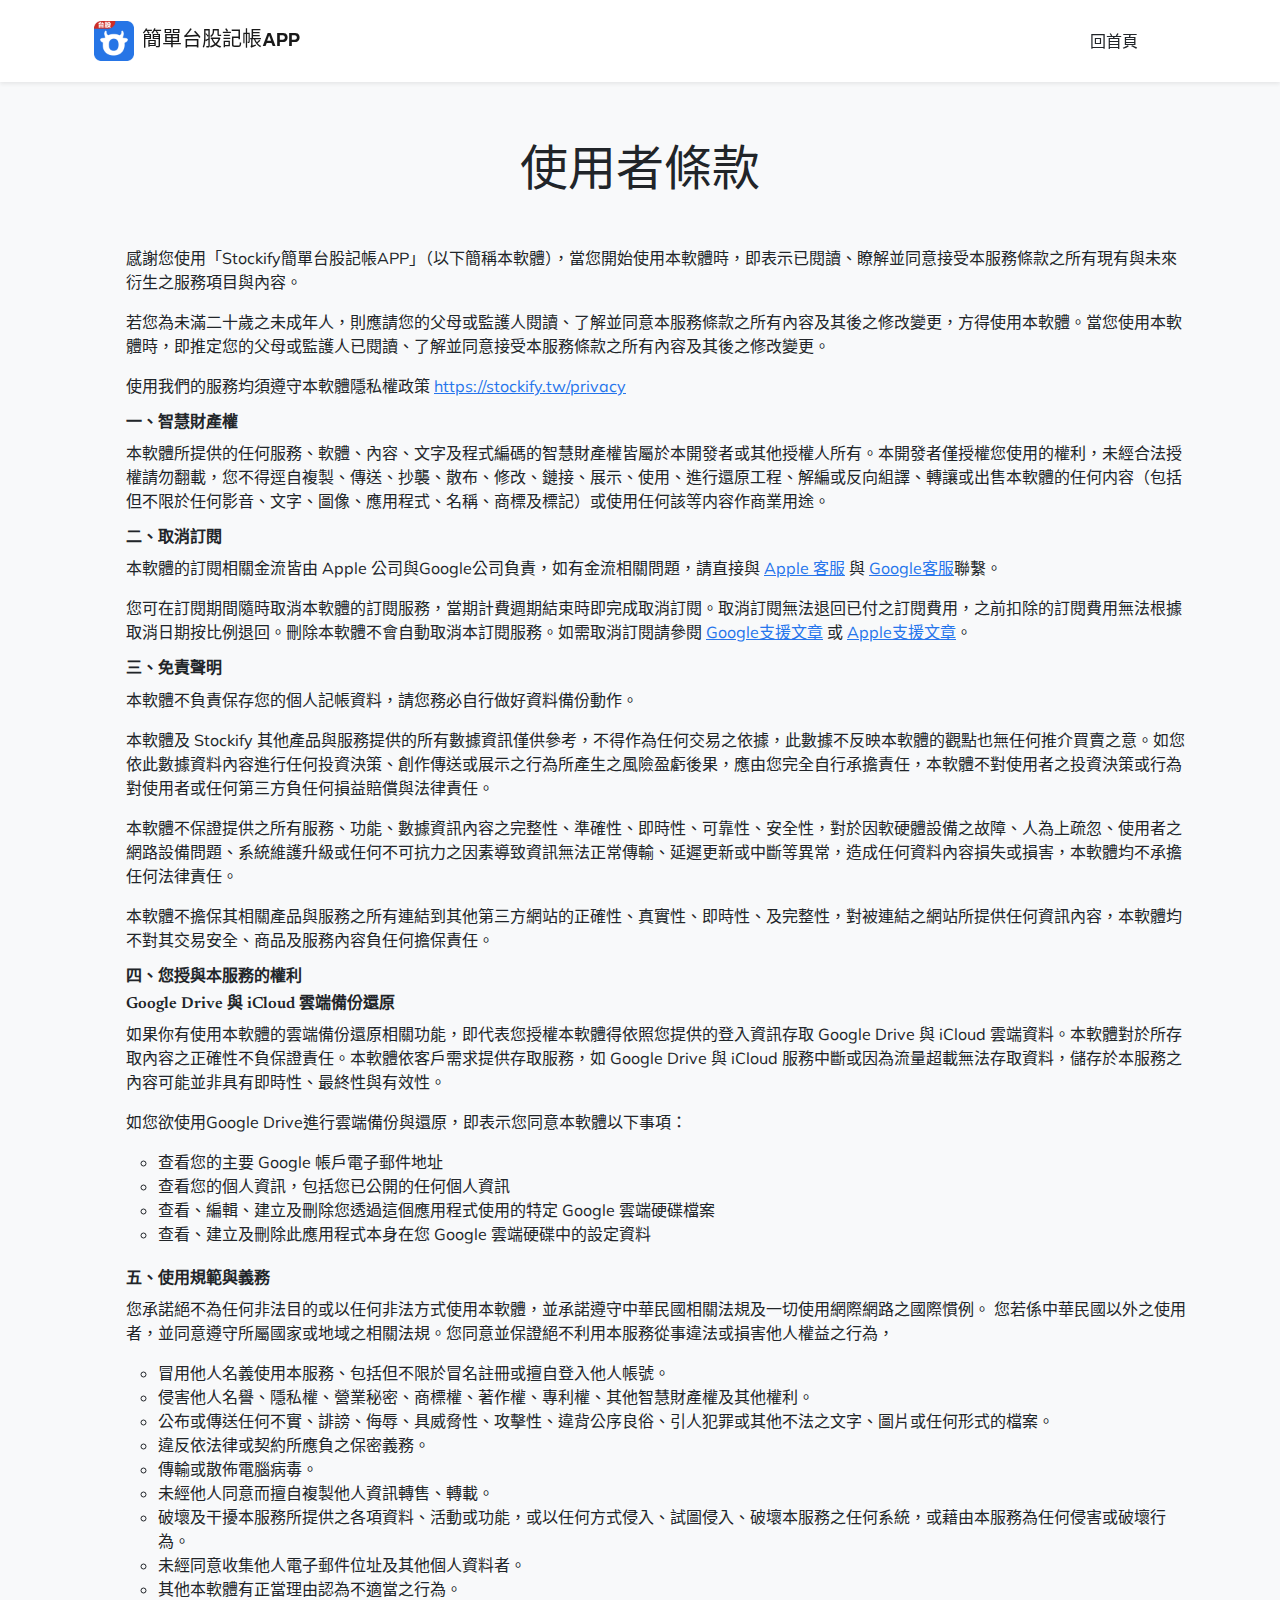
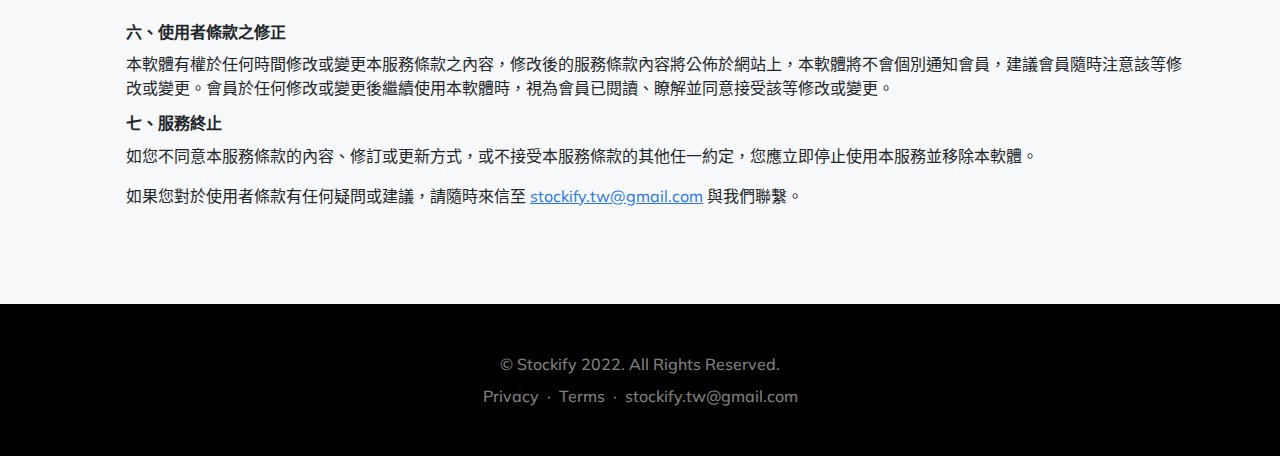
<file: terms/index.html>
<!DOCTYPE html>
<html lang="zh-TW">
    <head>
        <meta charset="utf-8" />
        <meta name="viewport" content="width=device-width, initial-scale=1, shrink-to-fit=no" />
        <meta name="description" content="股票 存股 記帳，隨時追蹤你的股票損益" />
        <meta name="author" content="stockify" />
        <link rel="icon" type="image/png" href="../assets/favicon.png" />
        <title>簡單台股記帳APP-隨時追蹤你的股票損益</title>

        
        <!-- Bootstrap icons-->
        <link href="https://cdn.jsdelivr.net/npm/bootstrap-icons@1.5.0/font/bootstrap-icons.css" rel="stylesheet" />

        <!-- Google fonts-->
        <link rel="preconnect" href="https://fonts.gstatic.com" />
        <link href="https://fonts.googleapis.com/css2?family=Newsreader:ital,wght@0,600;1,600&amp;display=swap" rel="stylesheet" />
        <link href="https://fonts.googleapis.com/css2?family=Mulish:ital,wght@0,300;0,500;0,600;0,700;1,300;1,500;1,600;1,700&amp;display=swap" rel="stylesheet" />
        <link href="https://fonts.googleapis.com/css2?family=Kanit:ital,wght@0,400;1,400&amp;display=swap" rel="stylesheet" />
        <!-- Core theme CSS (includes Bootstrap)-->
        <link href="../css/styles.css" rel="stylesheet" />
    </head>


    <body id="page-top">
        <!-- Navigation-->
        <nav class="navbar navbar-expand-lg navbar-light fixed-top shadow-sm" id="mainNav">
            <div class="container px-4">

                <a class="navbar-brand fw-normal" href="../index.html">
                <img src="../assets/favicon.png" alt="App Logo" style="height: 40px; margin-right: 8px;">簡單台股記帳APP</a>

                <div id="navbarResponsive">
                    <ul class="navbar-nav ms-auto me-4 my-3 my-lg-0">
                        <li class="nav-item"><a class="nav-link me-lg-3" href="../index.html">回首頁</a></li>
                    </ul>
                </div>
            </div>
        </nav>


        <!-- Privacy Policy Section -->
        <section class="bg-light" style="padding-top: 150px;">
            <div class="container px-4">
                <div class="row gx-5 align-items-center justify-content-center">
                    <div class="col-12 text-center mb-4">
                        <h2 class="display-5 lh-1 mb-4">使用者條款</h2>
                    </div>
                    <div class="col-12">
                        <ul class="text-start">
                            <p>感謝您使用「Stockify簡單台股記帳APP」（以下簡稱本軟體），當您開始使用本軟體時，即表示已閱讀、瞭解並同意接受本服務條款之所有現有與未來衍生之服務項目與內容。</p>
                            <p>若您為未滿二十歲之未成年人，則應請您的父母或監護人閱讀、了解並同意本服務條款之所有內容及其後之修改變更，方得使用本軟體。當您使用本軟體時，即推定您的父母或監護人已閱讀、了解並同意接受本服務條款之所有內容及其後之修改變更。</p>
                            <p>使用我們的服務均須遵守本軟體隱私權政策 <a href="../privacy/index.html">https://stockify.tw/privacy</a></p>

                            <h6>一、智慧財產權</h6>
                            <p>本軟體所提供的任何服務、軟體、內容、文字及程式編碼的智慧財產權皆屬於本開發者或其他授權人所有。本開發者僅授權您使用的權利，未經合法授權請勿翻載，您不得逕自複製、傳送、抄襲、散布、修改、鏈接、展示、使用、進行還原工程、解編或反向組譯、轉讓或出售本軟體的任何内容（包括但不限於任何影音、文字、圖像、應用程式、名稱、商標及標記）或使用任何該等内容作商業用途。</p>

                            <h6>二、取消訂閱</h6>
                            <p>本軟體的訂閱相關金流皆由 Apple 公司與Google公司負責，如有金流相關問題，請直接與 <a href="https://support.apple.com/zh-tw/118428">Apple 客服</a> 與 <a href="https://support.google.com/googleplay/answer/7018481?hl=zh-Hant&co=GENIE.Platform%3DAndroid">Google客服</a>聯繫。</p>
                            <p>您可在訂閱期間隨時取消本軟體的訂閱服務，當期計費週期結束時即完成取消訂閱。取消訂閱無法退回已付之訂閱費用，之前扣除的訂閱費用無法根據取消日期按比例退回。刪除本軟體不會自動取消本訂閱服務。如需取消訂閱請參閱 <a href="https://support.google.com/googleplay/answer/7018481?hl=zh-Hant&co=GENIE.Platform%3DAndroid">Google支援文章</a> 或 <a href="https://support.apple.com/zh-tw/118428">Apple支援文章</a>。</p>

                            <h6>三、免責聲明</h6>
                            <p>本軟體不負責保存您的個人記帳資料，請您務必自行做好資料備份動作。</p>
                            <p>本軟體及 Stockify 其他產品與服務提供的所有數據資訊僅供參考，不得作為任何交易之依據，此數據不反映本軟體的觀點也無任何推介買賣之意。如您依此數據資料內容進行任何投資決策、創作傳送或展示之行為所產生之風險盈虧後果，應由您完全自行承擔責任，本軟體不對使用者之投資決策或行為對使用者或任何第三方負任何損益賠償與法律責任。</p>
                            <p>本軟體不保證提供之所有服務、功能、數據資訊內容之完整性、準確性、即時性、可靠性、安全性，對於因軟硬體設備之故障、人為上疏忽、使用者之網路設備問題、系統維護升級或任何不可抗力之因素導致資訊無法正常傳輸、延遲更新或中斷等異常，造成任何資料內容損失或損害，本軟體均不承擔任何法律責任。</p>
                            <p>本軟體不擔保其相關產品與服務之所有連結到其他第三方網站的正確性、真實性、即時性、及完整性，對被連結之網站所提供任何資訊內容，本軟體均不對其交易安全、商品及服務內容負任何擔保責任。</p>


                            <h6>四、您授與本服務的權利</h6>
                            <h6>Google Drive 與 iCloud 雲端備份還原</h6>
                            <p>如果你有使用本軟體的雲端備份還原相關功能，即代表您授權本軟體得依照您提供的登入資訊存取 Google Drive 與 iCloud 雲端資料。本軟體對於所存取內容之正確性不負保證責任。本軟體依客戶需求提供存取服務，如 Google Drive 與 iCloud 服務中斷或因為流量超載無法存取資料，儲存於本服務之內容可能並非具有即時性、最終性與有效性。</p>
                        


                            <p>如您欲使用Google Drive進行雲端備份與還原，即表示您同意本軟體以下事項：</p>

                            <ul>
                                <li style="font-weight: normal;">查看您的主要 Google 帳戶電子郵件地址</li>
                                <li style="font-weight: normal;">查看您的個人資訊，包括您已公開的任何個人資訊</li>
                                <li style="font-weight: normal;">查看、編輯、建立及刪除您透過這個應用程式使用的特定 Google 雲端硬碟檔案</li>
                                <li style="font-weight: normal;">查看、建立及刪除此應用程式本身在您 Google 雲端硬碟中的設定資料</li>

                            </ul><br>

                            <h6>五、使用規範與義務</h6>
                            <p>您承諾絕不為任何非法目的或以任何非法方式使用本軟體，並承諾遵守中華民國相關法規及一切使用網際網路之國際慣例。 您若係中華民國以外之使用者，並同意遵守所屬國家或地域之相關法規。您同意並保證絕不利用本服務從事違法或損害他人權益之行為，</p>
                            <ul>
                                <li style="font-weight: normal;">冒用他人名義使用本服務、包括但不限於冒名註冊或擅自登入他人帳號。</li>
                                <li style="font-weight: normal;">侵害他人名譽、隱私權、營業秘密、商標權、著作權、專利權、其他智慧財產權及其他權利。</li>
                                <li style="font-weight: normal;">公布或傳送任何不實、誹謗、侮辱、具威脅性、攻擊性、違背公序良俗、引人犯罪或其他不法之文字、圖片或任何形式的檔案。</li>
                                <li style="font-weight: normal;">違反依法律或契約所應負之保密義務。</li>
                                <li style="font-weight: normal;">傳輸或散佈電腦病毒。</li>
                                <li style="font-weight: normal;">未經他人同意而擅自複製他人資訊轉售、轉載。</li>
                                <li style="font-weight: normal;">破壞及干擾本服務所提供之各項資料、活動或功能，或以任何方式侵入、試圖侵入、破壞本服務之任何系統，或藉由本服務為任何侵害或破壞行為。</li>
                                <li style="font-weight: normal;">未經同意收集他人電子郵件位址及其他個人資料者。</li>
                                <li style="font-weight: normal;">其他本軟體有正當理由認為不適當之行為。</li>
                            </ul><br>
                            <h6>六、使用者條款之修正</h6>
                            <p>本軟體有權於任何時間修改或變更本服務條款之內容，修改後的服務條款內容將公佈於網站上，本軟體將不會個別通知會員，建議會員隨時注意該等修改或變更。會員於任何修改或變更後繼續使用本軟體時，視為會員已閱讀、瞭解並同意接受該等修改或變更。</p>

                            <h6>七、服務終止</h6>
                            <p>如您不同意本服務條款的內容、修訂或更新方式，或不接受本服務條款的其他任一約定，您應立即停止使用本服務並移除本軟體。</p>
                            <p>如果您對於使用者條款有任何疑問或建議，請隨時來信至 <a href="mailto:stockify.tw@gmail.com">stockify.tw@gmail.com</a> 與我們聯繫。</p>


                        </ul>
                    </div>
                </div>
            </div>
        </section>





        <!-- Footer-->
        <footer class="bg-black text-center py-5">
            <div class="container px-5">
                <div class="text-white-50">
                    <div class="mb-2">&copy; Stockify 2022. All Rights Reserved.</div>
                    
                    <a href="../privacy/index.html">Privacy</a>
                    <span class="mx-1">&middot;</span>
                    <a href="../terms/index.html">Terms</a>
                    <span class="mx-1">&middot;</span>
                    <a href="mailto:stockify.tw@gmail.com">stockify.tw@gmail.com</a>
                </div>
            </div>
        </footer>


        <!-- Bootstrap core JS-->
        <script src="https://cdn.jsdelivr.net/npm/bootstrap@5.2.3/dist/js/bootstrap.bundle.min.js"></script>
        <!-- Core theme JS-->
        <script src="../js/scripts.js"></script>


    </body>
</html>
</file>
